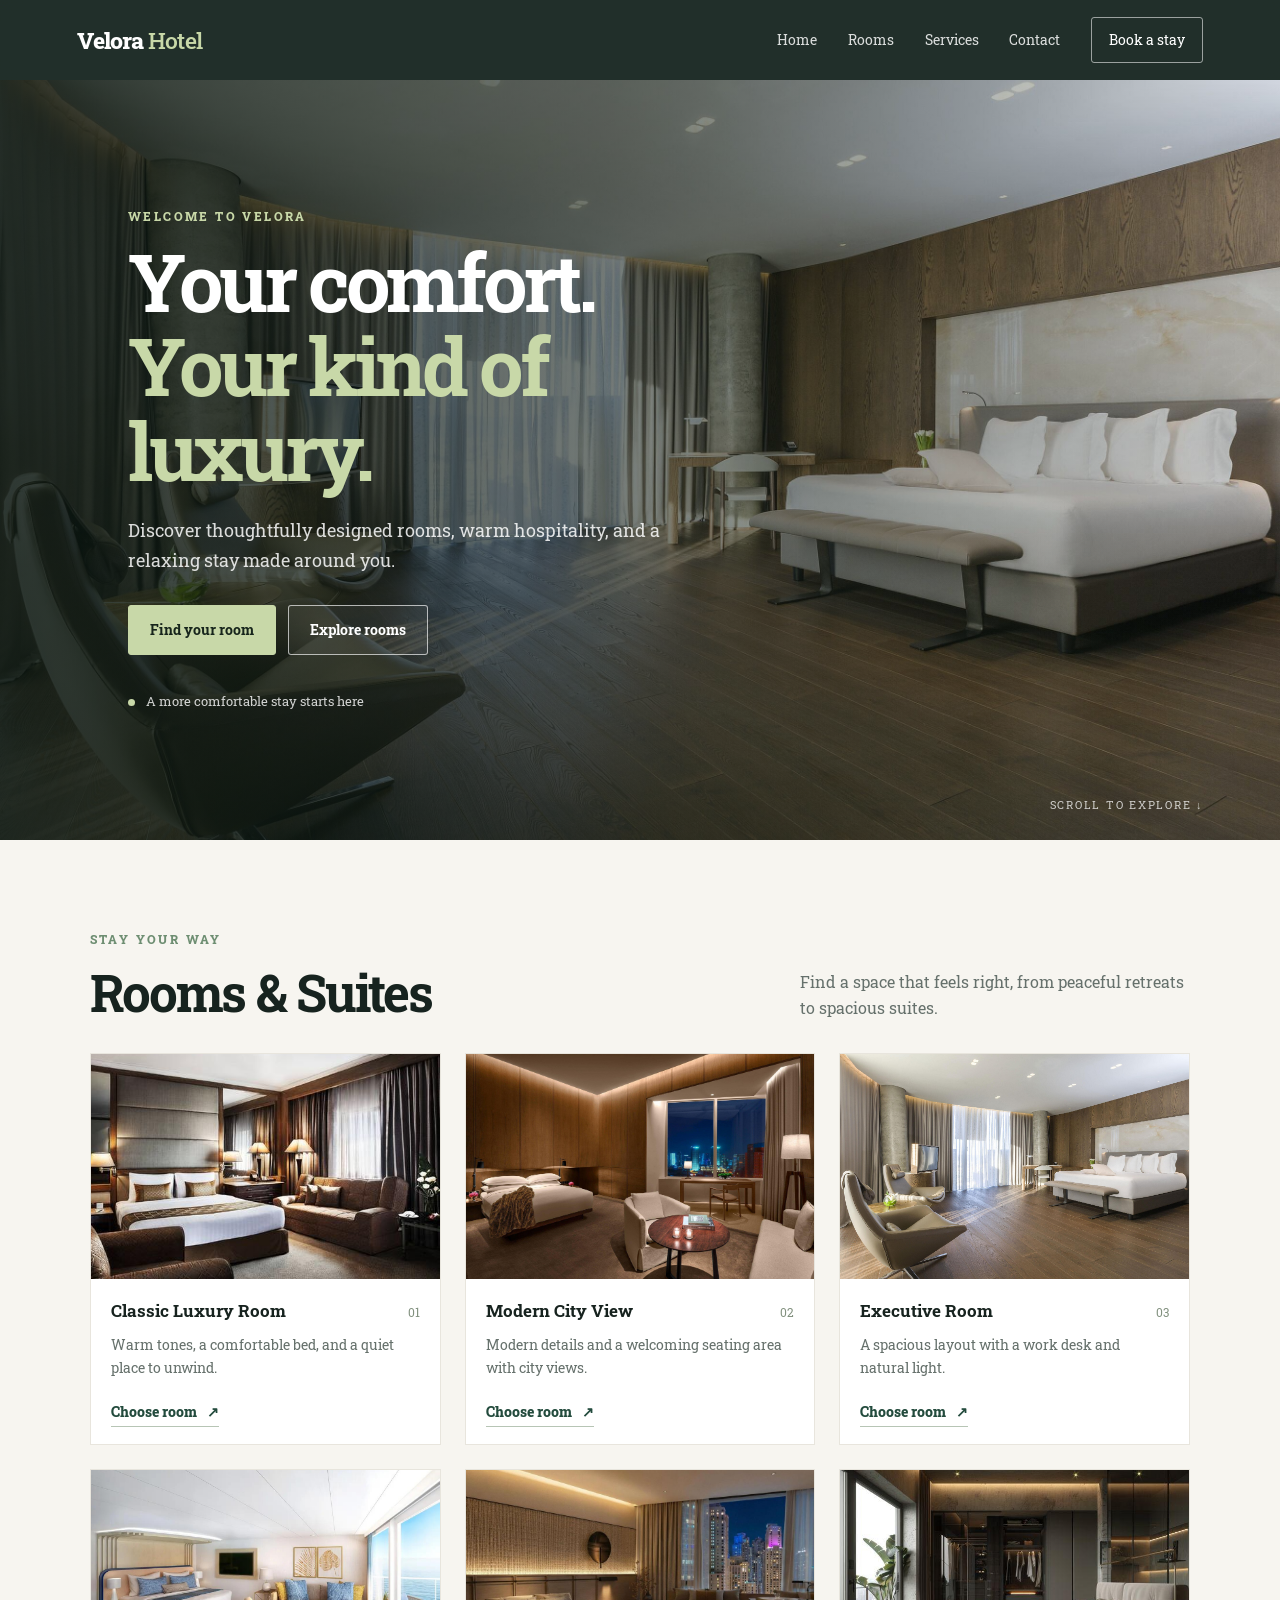
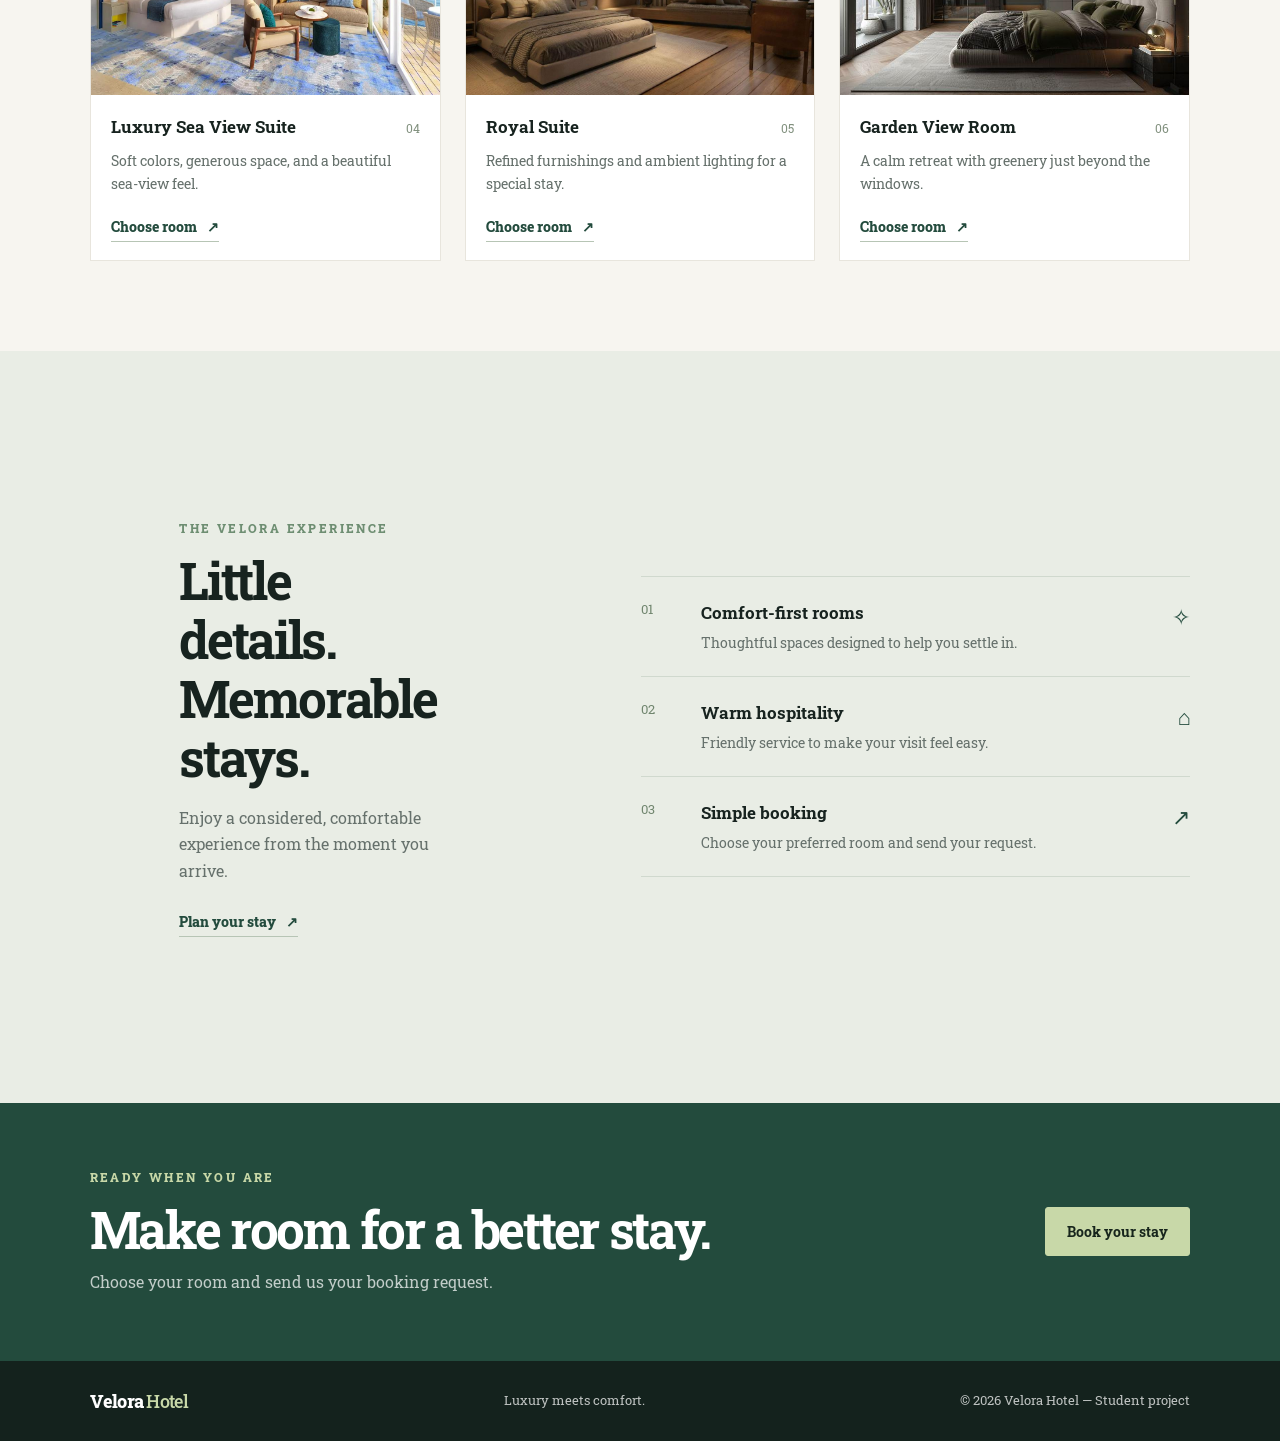
<file: index.html>
<!DOCTYPE html>
<html lang="en">

<head>
  <meta charset="UTF-8">
  <meta name="viewport" content="width=device-width, initial-scale=1.0">
  <meta name="description" content="Discover elegant rooms and comfortable stays at Velora Hotel.">
  <title>Velora Hotel | Luxury Meets Comfort</title>
  <link rel="preconnect" href="https://fonts.googleapis.com">
  <link rel="preconnect" href="https://fonts.gstatic.com" crossorigin>
  <link href="https://fonts.googleapis.com/css2?family=Roboto+Slab:wght@400;500;600;700;800&display=swap" rel="stylesheet">
  <link rel="stylesheet" href="style.css">
</head>

<body>

  <header class="site-header">
    <a class="logo" href="index.html" aria-label="Velora Hotel home">Velora <span>Hotel</span></a>
    <nav class="nav-links" aria-label="Main navigation">
      <a href="#home">Home</a>
      <a href="#rooms">Rooms</a>
      <a href="#services">Services</a>
      <a href="#contact">Contact</a>
      <a class="nav-cta" href="Log_in.html">Book a stay</a>
    </nav>
  </header>

  <main>
    <section class="hero" id="home">
      <div class="hero-content">
        <p class="eyebrow">WELCOME TO VELORA</p>
        <h1>Your comfort.<br><span>Your kind of luxury.</span></h1>
        <p class="hero-copy">Discover thoughtfully designed rooms, warm hospitality, and a relaxing stay made around you.</p>
        <div class="hero-actions">
          <a class="button button-primary" href="Log_in.html">Find your room</a>
          <a class="button button-ghost" href="#rooms">Explore rooms</a>
        </div>
        <div class="hero-note"><span class="status-dot"></span> A more comfortable stay starts here</div>
      </div>
      <a class="scroll-cue" href="#rooms">SCROLL TO EXPLORE ↓</a>
    </section>

    <section class="section rooms-section" id="rooms">
      <div class="section-heading">
        <div><p class="eyebrow">STAY YOUR WAY</p><h2>Rooms &amp; Suites</h2></div>
        <p>Find a space that feels right, from peaceful retreats to spacious suites.</p>
      </div>
      <div class="room-grid">
        <article class="room-card">
          <img src="img1.jpg" alt="Classic luxury hotel room" loading="lazy">
          <div class="room-info"><div class="room-title"><h3>Classic Luxury Room</h3><span>01</span></div><p>Warm tones, a comfortable bed, and a quiet place to unwind.</p><a href="Log_in.html?room=classic">Choose room <span>↗</span></a></div>
        </article>
        <article class="room-card">
          <img src="img2.jpg" alt="Modern room with city views" loading="lazy">
          <div class="room-info"><div class="room-title"><h3>Modern City View</h3><span>02</span></div><p>Modern details and a welcoming seating area with city views.</p><a href="Log_in.html?room=modern">Choose room <span>↗</span></a></div>
        </article>
        <article class="room-card">
          <img src="img3.jpg" alt="Spacious executive hotel room" loading="lazy">
          <div class="room-info"><div class="room-title"><h3>Executive Room</h3><span>03</span></div><p>A spacious layout with a work desk and natural light.</p><a href="Log_in.html?room=executive">Choose room <span>↗</span></a></div>
        </article>
        <article class="room-card">
          <img src="img4.jpg" alt="Luxury suite overlooking the sea" loading="lazy">
          <div class="room-info"><div class="room-title"><h3>Luxury Sea View Suite</h3><span>04</span></div><p>Soft colors, generous space, and a beautiful sea-view feel.</p><a href="Log_in.html?room=sea-view">Choose room <span>↗</span></a></div>
        </article>
        <article class="room-card">
          <img src="img5.jpg" alt="Elegant royal suite" loading="lazy">
          <div class="room-info"><div class="room-title"><h3>Royal Suite</h3><span>05</span></div><p>Refined furnishings and ambient lighting for a special stay.</p><a href="Log_in.html?room=royal">Choose room <span>↗</span></a></div>
        </article>
        <article class="room-card">
          <img src="img6.jpg" alt="Hotel room with garden views" loading="lazy">
          <div class="room-info"><div class="room-title"><h3>Garden View Room</h3><span>06</span></div><p>A calm retreat with greenery just beyond the windows.</p><a href="Log_in.html?room=garden">Choose room <span>↗</span></a></div>
        </article>
      </div>
    </section>

    <section class="services-section" id="services">
      <div class="section service-intro"><p class="eyebrow">THE VELORA EXPERIENCE</p><h2>Little details.<br>Memorable stays.</h2><p>Enjoy a considered, comfortable experience from the moment you arrive.</p><a class="text-link" href="Log_in.html">Plan your stay <span>↗</span></a></div>
      <div class="service-list">
        <article><span class="service-number">01</span><div><h3>Comfort-first rooms</h3><p>Thoughtful spaces designed to help you settle in.</p></div><span class="service-icon">✧</span></article>
        <article><span class="service-number">02</span><div><h3>Warm hospitality</h3><p>Friendly service to make your visit feel easy.</p></div><span class="service-icon">⌂</span></article>
        <article><span class="service-number">03</span><div><h3>Simple booking</h3><p>Choose your preferred room and send your request.</p></div><span class="service-icon">↗</span></article>
      </div>
    </section>

    <section class="contact-section" id="contact">
      <div><p class="eyebrow">READY WHEN YOU ARE</p><h2>Make room for a better stay.</h2><p>Choose your room and send us your booking request.</p></div>
      <a class="button button-primary" href="Log_in.html">Book your stay</a>
    </section>
  </main>
  
  <footer class="site-footer"><a class="logo" href="#home">Velora <span>Hotel</span></a><p>Luxury meets comfort.</p><span>© 2026 Velora Hotel — Student project</span></footer>
</body>
</html>
</file>
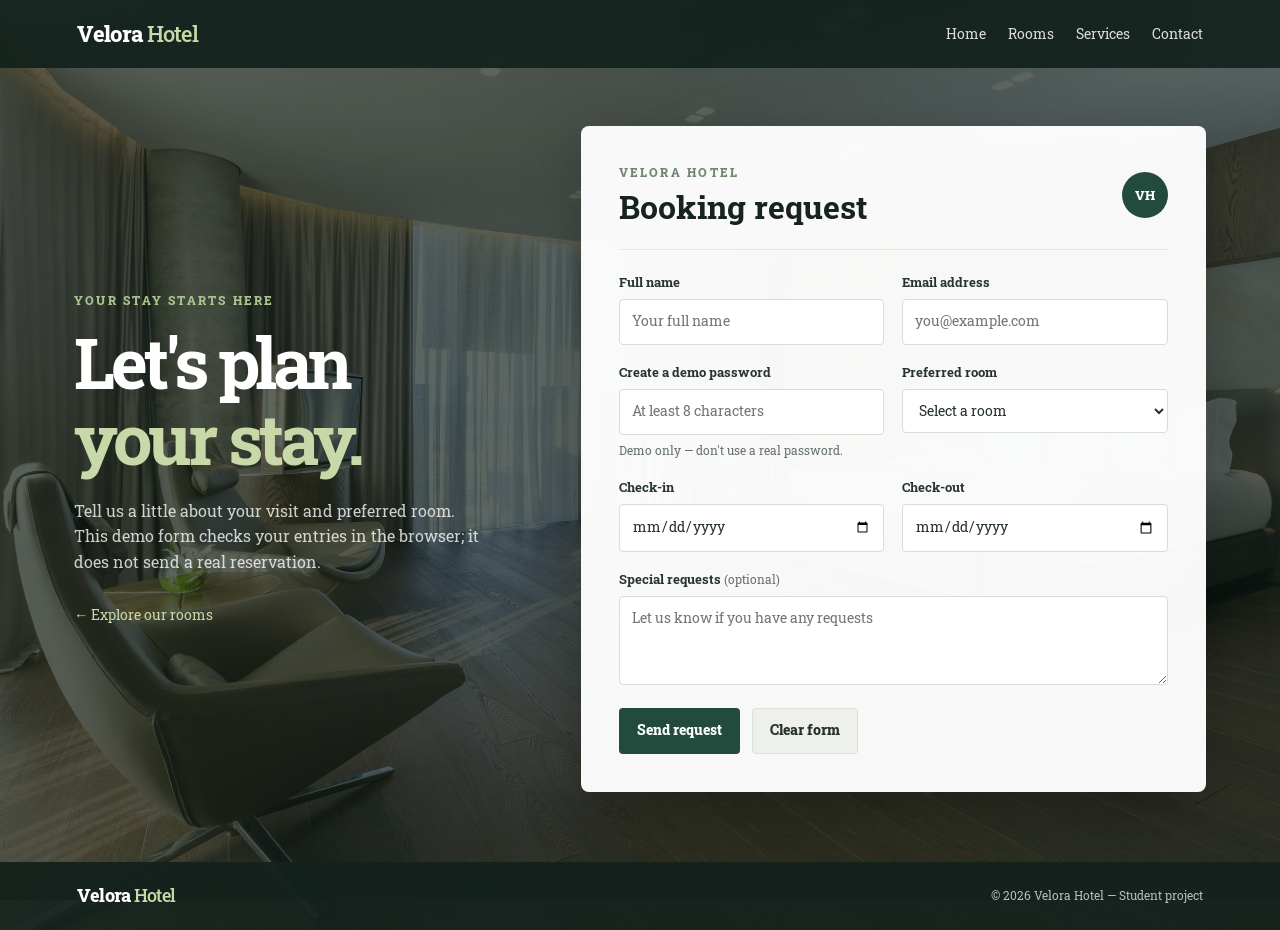
<file: Log_in.html>
<!DOCTYPE html>
<html lang="en">

<head>
  <meta charset="UTF-8">
  <meta name="viewport" content="width=device-width, initial-scale=1.0">
  <meta name="description" content="Send a room booking request to Velora Hotel.">
  <title>Velora Hotel | Booking Request</title>
  <link rel="preconnect" href="https://fonts.googleapis.com">
  <link rel="preconnect" href="https://fonts.gstatic.com" crossorigin>
  <link href="https://fonts.googleapis.com/css2?family=Roboto+Slab:wght@400;500;600;700;800&display=swap" rel="stylesheet">
  <link rel="stylesheet" href="Log_in.css">
</head>

<body>

  <header class="site-header">
    <a class="logo" href="index.html">Velora <span>Hotel</span></a>
    <nav class="nav-links" aria-label="Main navigation">
      <a href="index.html">Home</a><a href="index.html#rooms">Rooms</a><a href="index.html#services">Services</a><a href="index.html#contact">Contact</a>
    </nav>
  </header>

  <main class="booking-layout">
    <section class="booking-intro">
      <p class="eyebrow">YOUR STAY STARTS HERE</p>
      <h1>Let's plan<br><span>your stay.</span></h1>
      <p>Tell us a little about your visit and preferred room. This demo form checks your entries in the browser; it does not send a real reservation.</p>
      <a href="index.html#rooms" class="back-link">← Explore our rooms</a>
    </section>
    <form class="booking-form" id="booking-form">
      <div class="form-heading"><div><p class="eyebrow">VELORA HOTEL</p><h2>Booking request</h2></div><span class="form-mark">VH</span></div>
      <div class="form-grid">
        <div class="form-group"><label for="name">Full name</label><input type="text" id="name" name="name" autocomplete="name" required placeholder="Your full name"></div>
        <div class="form-group"><label for="email">Email address</label><input type="email" id="email" name="email" autocomplete="email" required placeholder="you@example.com"></div>
        <div class="form-group"><label for="password">Create a demo password</label><input type="password" id="password" name="password" autocomplete="new-password" minlength="8" required placeholder="At least 8 characters"><small>Demo only — don't use a real password.</small></div>
        <div class="form-group"><label for="room-select">Preferred room</label><select id="room-select" name="room" required><option value="" disabled selected>Select a room</option><option value="classic">Classic Luxury Room</option><option value="modern">Modern City View Room</option><option value="executive">Executive Room</option><option value="sea-view">Luxury Sea View Suite</option><option value="royal">Royal Suite</option><option value="garden">Garden View Room</option></select></div>
        <div class="form-group"><label for="check-in">Check-in</label><input type="date" id="check-in" name="checkin" required></div>
        <div class="form-group"><label for="check-out">Check-out</label><input type="date" id="check-out" name="checkout" required></div>
        <div class="form-group full-width"><label for="message">Special requests <span>(optional)</span></label><textarea id="message" name="message" rows="3" placeholder="Let us know if you have any requests"></textarea></div>
      </div>
      <div class="form-buttons"><button type="submit" class="button button-primary">Send request</button><button type="reset" class="button button-secondary">Clear form</button></div>
      <p class="form-notice" id="form-notice" role="status" aria-live="polite"></p>
    </form>
  </main>

  <footer class="site-footer"><a class="logo" href="index.html">Velora 
    <span>Hotel</span></a><span>© 2026 Velora Hotel — Student project</span>
  </footer>
  
  <script>
    const form = document.getElementById('booking-form');
    const roomSelect = document.getElementById('room-select');
    const params = new URLSearchParams(window.location.search);
    if (params.has('room')) roomSelect.value = params.get('room');
    const checkIn = document.getElementById('check-in');
    const checkOut = document.getElementById('check-out');
    const today = new Date();
    const localDate = new Date(today.getTime() - today.getTimezoneOffset() * 60000).toISOString().slice(0, 10);
    checkIn.min = localDate;
    checkOut.min = localDate;
    checkIn.addEventListener('change', () => {
      checkOut.min = checkIn.value || localDate;
      if (checkOut.value && checkOut.value <= checkIn.value) checkOut.value = '';
    });
    form.addEventListener('submit', (event) => {
      event.preventDefault();
      const notice = document.getElementById('form-notice');
      if (checkOut.value <= checkIn.value) {
        notice.textContent = 'Please choose a check-out date after your check-in date.';
        notice.className = 'form-notice error';
        checkOut.focus();
        return;
      }
      notice.textContent = 'Your demo request looks complete! No reservation was sent. Connect a backend to accept real bookings.';
      notice.className = 'form-notice success';
    });
    form.addEventListener('reset', () => {
      document.getElementById('form-notice').textContent = '';
      setTimeout(() => { checkOut.min = checkIn.value || localDate; }, 0);
    });
  </script>

</body>
</html>
</file>
<file: style.css>
* { box-sizing: border-box; margin: 0; padding: 0; }
:root { --ink: #17231f; --muted: #66716c; --cream: #f7f5f0; --green: #234b3d; --lime: #c8d8a8; --white: #fff; }
html { scroll-behavior: smooth; scroll-padding-top: 88px; }
body { font-family: "Roboto Slab", Georgia, serif; color: var(--ink); background: var(--cream); line-height: 1.65; }
a { color: inherit; text-decoration: none; }
.site-header { position: sticky; top: 0; z-index: 20; display: flex; align-items: center; justify-content: space-between; gap: 24px; padding: 17px clamp(20px, 6vw, 88px); background: rgba(20, 34, 29, .94); backdrop-filter: blur(12px); color: white; }
.logo { font-size: 1.45rem; font-weight: 800; letter-spacing: -.04em; white-space: nowrap; }
.logo span { color: var(--lime); font-weight: 500; }
.nav-links { display: flex; align-items: center; gap: clamp(14px, 2.4vw, 32px); }
.nav-links a { font-size: .9rem; color: rgba(255,255,255,.84); transition: color .2s ease; }
.nav-links a:hover, .nav-links a:focus-visible { color: var(--lime); }
.nav-links .nav-cta { padding: 10px 17px; border: 1px solid rgba(255,255,255,.55); border-radius: 3px; color: white; }
.hero { min-height: min(760px, calc(100vh - 70px)); display: flex; align-items: center; position: relative; isolation: isolate; padding: 90px clamp(24px, 10vw, 150px); color: white; background: #20382e url("img.jpg") center/cover no-repeat; }
.hero::before { content: ""; position: absolute; inset: 0; z-index: -1; background: linear-gradient(90deg, rgba(8,20,15,.84) 0%, rgba(8,20,15,.57) 47%, rgba(8,20,15,.1) 100%), linear-gradient(0deg, rgba(8,20,15,.28), transparent 45%); }
.hero-content { max-width: 660px; }
.eyebrow { color: #6e8e72; font-size: .75rem; font-weight: 800; letter-spacing: .2em; margin-bottom: 13px; }
.hero .eyebrow { color: var(--lime); }
.hero h1 { font-size: clamp(2.6rem, 6.2vw, 5.7rem); line-height: 1.07; letter-spacing: -.055em; margin-bottom: 22px; }
.hero h1 span { color: var(--lime); }
.hero-copy { max-width: 540px; color: rgba(255,255,255,.84); font-size: clamp(1rem, 1.5vw, 1.12rem); }
.hero-actions { display: flex; flex-wrap: wrap; gap: 12px; margin-top: 30px; }
.button { display: inline-flex; align-items: center; justify-content: center; min-height: 48px; padding: 12px 21px; border-radius: 3px; font: inherit; font-size: .9rem; font-weight: 700; transition: transform .2s ease, background .2s ease; cursor: pointer; }
.button:hover { transform: translateY(-2px); }
.button-primary { background: var(--lime); color: #17251c; border: 1px solid var(--lime); }
.button-primary:hover { background: #d8e4c1; }
.button-ghost { border: 1px solid rgba(255,255,255,.65); color: white; background: rgba(255,255,255,.06); }
.hero-note { margin-top: 36px; font-size: .82rem; color: rgba(255,255,255,.8); }
.status-dot { display: inline-block; width: 7px; height: 7px; border-radius: 50%; background: var(--lime); margin-right: 8px; }
.scroll-cue { position: absolute; bottom: 25px; right: clamp(24px, 6vw, 88px); color: rgba(255,255,255,.75); font-size: .68rem; letter-spacing: .16em; }
.section { padding: 90px clamp(22px, 7vw, 100px); }
.section-heading { display: flex; justify-content: space-between; align-items: end; gap: 30px; margin-bottom: 32px; }
.section-heading h2, .service-intro h2, .contact-section h2 { font-size: clamp(2rem, 4vw, 3.4rem); letter-spacing: -.045em; line-height: 1.15; }
.section-heading > p { max-width: 390px; color: var(--muted); }
.room-grid { display: grid; grid-template-columns: repeat(3, minmax(0, 1fr)); gap: 24px; }
.room-card { background: white; border: 1px solid #e8e5dd; transition: transform .25s ease, box-shadow .25s ease; }
.room-card:hover { transform: translateY(-5px); box-shadow: 0 16px 36px rgba(22,37,29,.1); }
.room-card img { width: 100%; height: 225px; display: block; object-fit: cover; background: #d9ded6; }
.room-info { padding: 20px; }
.room-title { display: flex; justify-content: space-between; gap: 12px; align-items: baseline; }
.room-title h3 { font-size: 1.08rem; line-height: 1.35; }
.room-title span { color: #82917f; font-size: .75rem; }
.room-info p { color: var(--muted); font-size: .88rem; margin: 10px 0 18px; }
.room-info > a, .text-link { color: var(--green); font-size: .85rem; font-weight: 800; border-bottom: 1px solid #b7c5b5; padding-bottom: 5px; }
.room-info > a span, .text-link span { margin-left: 7px; }
.services-section { background: #e9ede5; padding: 78px clamp(22px, 7vw, 100px); display: grid; grid-template-columns: .9fr 1.1fr; gap: clamp(35px, 8vw, 120px); align-items: center; }
.service-intro > p:not(.eyebrow) { color: var(--muted); max-width: 390px; margin: 18px 0 24px; }
.service-list article { display: grid; grid-template-columns: 42px 1fr 30px; gap: 18px; align-items: start; padding: 22px 0; border-bottom: 1px solid #d0d9ce; }
.service-list article:first-child { border-top: 1px solid #d0d9ce; }
.service-number { color: #71866f; font-size: .8rem; }
.service-list h3 { font-size: 1.05rem; }
.service-list p { color: var(--muted); font-size: .88rem; margin-top: 4px; }
.service-icon { font-size: 1.35rem; color: var(--green); text-align: right; }
.contact-section { padding: 65px clamp(22px, 7vw, 100px); display: flex; align-items: center; justify-content: space-between; gap: 28px; background: var(--green); color: white; }
.contact-section .eyebrow { color: var(--lime); }
.contact-section h2 { max-width: 700px; }
.contact-section p:not(.eyebrow) { color: rgba(255,255,255,.72); margin-top: 10px; }
.site-footer { display: flex; flex-wrap: wrap; align-items: center; justify-content: space-between; gap: 18px; padding: 25px clamp(22px, 7vw, 100px); background: #14221d; color: rgba(255,255,255,.72); font-size: .8rem; }
.site-footer .logo { color: white; font-size: 1.15rem; }
@media (max-width: 900px) { .room-grid { grid-template-columns: repeat(2, minmax(0, 1fr)); } .services-section { grid-template-columns: 1fr; gap: 35px; } }
@media (max-width: 640px) { .site-header { flex-direction: column; gap: 12px; padding: 14px 16px; } .nav-links { width: 100%; justify-content: center; flex-wrap: wrap; gap: 10px 17px; } .nav-links a { font-size: .8rem; } .nav-links .nav-cta { padding: 6px 10px; } .hero { min-height: 650px; padding: 70px 24px; background-position: 60% center; } .hero::before { background: linear-gradient(90deg, rgba(8,20,15,.82), rgba(8,20,15,.35)), linear-gradient(0deg, rgba(8,20,15,.25), transparent); } .hero h1 { font-size: clamp(2.7rem, 12vw, 4.2rem); } .scroll-cue { display: none; } .section { padding-top: 62px; padding-bottom: 62px; } .section-heading { display: block; } .section-heading > p { margin-top: 15px; } .room-grid { grid-template-columns: 1fr; gap: 18px; } .room-card img { height: 235px; } .contact-section { align-items: flex-start; flex-direction: column; padding-top: 52px; padding-bottom: 52px; } .site-footer { flex-direction: column; align-items: flex-start; } }
</file>
<file: Log_in.css>
* { box-sizing: border-box; margin: 0; padding: 0; }
:root { --ink: #17231f; --muted: #66716c; --cream: #f7f5f0; --green: #234b3d; --lime: #c8d8a8; }
html { min-height: 100%; scroll-behavior: smooth; }
body { min-height: 100vh; display: flex; flex-direction: column; font-family: "Roboto Slab", Georgia, serif; color: var(--ink); background: #20382e url("img.jpg") center/cover fixed no-repeat; line-height: 1.6; }
body::before { content: ""; position: fixed; inset: 0; background: rgba(10, 23, 17, .66); z-index: -1; }
a { color: inherit; text-decoration: none; }
.site-header { display: flex; align-items: center; justify-content: space-between; gap: 24px; padding: 16px clamp(20px, 6vw, 88px); background: rgba(20, 34, 29, .94); color: white; }
.logo { font-size: 1.4rem; font-weight: 800; letter-spacing: -.04em; white-space: nowrap; }
.logo span { color: var(--lime); font-weight: 500; }
.nav-links { display: flex; flex-wrap: wrap; gap: 22px; }
.nav-links a { color: rgba(255,255,255,.84); font-size: .88rem; }
.nav-links a:hover { color: var(--lime); }
.booking-layout { flex: 1; width: min(1180px, 100%); margin: 0 auto; padding: 58px 24px 70px; display: grid; grid-template-columns: .8fr 1.2fr; gap: clamp(35px, 7vw, 95px); align-items: center; }
.booking-intro { color: white; }
.eyebrow { color: #a9c58d; font-size: .73rem; font-weight: 800; letter-spacing: .19em; margin-bottom: 13px; }
.booking-intro h1 { font-size: clamp(2.8rem, 5.5vw, 5rem); line-height: 1.08; letter-spacing: -.055em; }
.booking-intro h1 span { color: var(--lime); }
.booking-intro > p:not(.eyebrow) { max-width: 430px; margin-top: 22px; color: rgba(255,255,255,.78); }
.back-link { display: inline-block; margin-top: 28px; color: var(--lime); font-size: .9rem; }
.booking-form { background: rgba(255,255,255,.97); padding: clamp(22px, 4vw, 38px); border-radius: 8px; box-shadow: 0 20px 60px rgba(0,0,0,.25); }
.form-heading { display: flex; align-items: center; justify-content: space-between; gap: 15px; padding-bottom: 22px; border-bottom: 1px solid #e4e8e1; margin-bottom: 22px; }
.form-heading .eyebrow { margin-bottom: 4px; color: #71866f; }
.form-heading h2 { font-size: clamp(1.45rem, 3vw, 2rem); line-height: 1.25; }
.form-mark { display: grid; place-items: center; width: 46px; height: 46px; border-radius: 50%; color: white; background: var(--green); font-weight: 800; font-size: .8rem; }
.form-grid { display: grid; grid-template-columns: repeat(2, minmax(0, 1fr)); gap: 17px 18px; }
.form-group { min-width: 0; display: flex; flex-direction: column; gap: 6px; }
.form-group.full-width { grid-column: 1 / -1; }
label { font-size: .83rem; font-weight: 700; color: #28352d; }
label span, .form-group small { color: var(--muted); font-size: .75rem; font-weight: 400; }
input, select, textarea { width: 100%; min-height: 44px; padding: 11px 12px; border: 1px solid #d7ddd6; border-radius: 4px; background: white; color: #26332b; font: inherit; font-size: .85rem; }
textarea { resize: vertical; min-height: 88px; }
input:focus, select:focus, textarea:focus { outline: 3px solid rgba(91,130,88,.2); border-color: #648363; }
.form-buttons { display: flex; gap: 12px; margin-top: 23px; }
.button { min-height: 46px; padding: 11px 17px; border-radius: 4px; border: 1px solid transparent; font: inherit; font-size: .85rem; font-weight: 800; cursor: pointer; transition: background .2s ease, transform .2s ease; }
.button:hover { transform: translateY(-1px); }
.button-primary { background: var(--green); color: white; }
.button-primary:hover { background: #18382c; }
.button-secondary { background: #edf0eb; border-color: #dbe1d8; color: #26332b; }
.button-secondary:hover { background: #e0e6dc; }
.form-notice { margin-top: 15px; font-size: .84rem; }
.form-notice:empty { display: none; }
.form-notice.success { padding: 12px; border-radius: 4px; background: #e7f4e7; color: #245a30; }
.form-notice.error { padding: 12px; border-radius: 4px; background: #fff0ed; color: #9c3024; }
.site-footer { display: flex; flex-wrap: wrap; align-items: center; justify-content: space-between; gap: 15px; padding: 20px clamp(20px, 6vw, 88px); background: rgba(20,34,29,.96); color: rgba(255,255,255,.7); font-size: .78rem; }
.site-footer .logo { font-size: 1.1rem; color: white; }
@media (max-width: 800px) { .booking-layout { grid-template-columns: 1fr; gap: 30px; padding-top: 42px; } .booking-intro h1 { font-size: clamp(2.7rem, 9vw, 4rem); } }
@media (max-width: 560px) { .site-header { flex-direction: column; gap: 10px; } .nav-links { justify-content: center; gap: 10px 16px; } .nav-links a { font-size: .8rem; } .booking-layout { padding: 30px 14px 40px; } .form-grid { grid-template-columns: 1fr; } .form-group.full-width { grid-column: auto; } .form-buttons { flex-direction: column; } .button { width: 100%; } .site-footer { flex-direction: column; align-items: flex-start; } }
</file>
